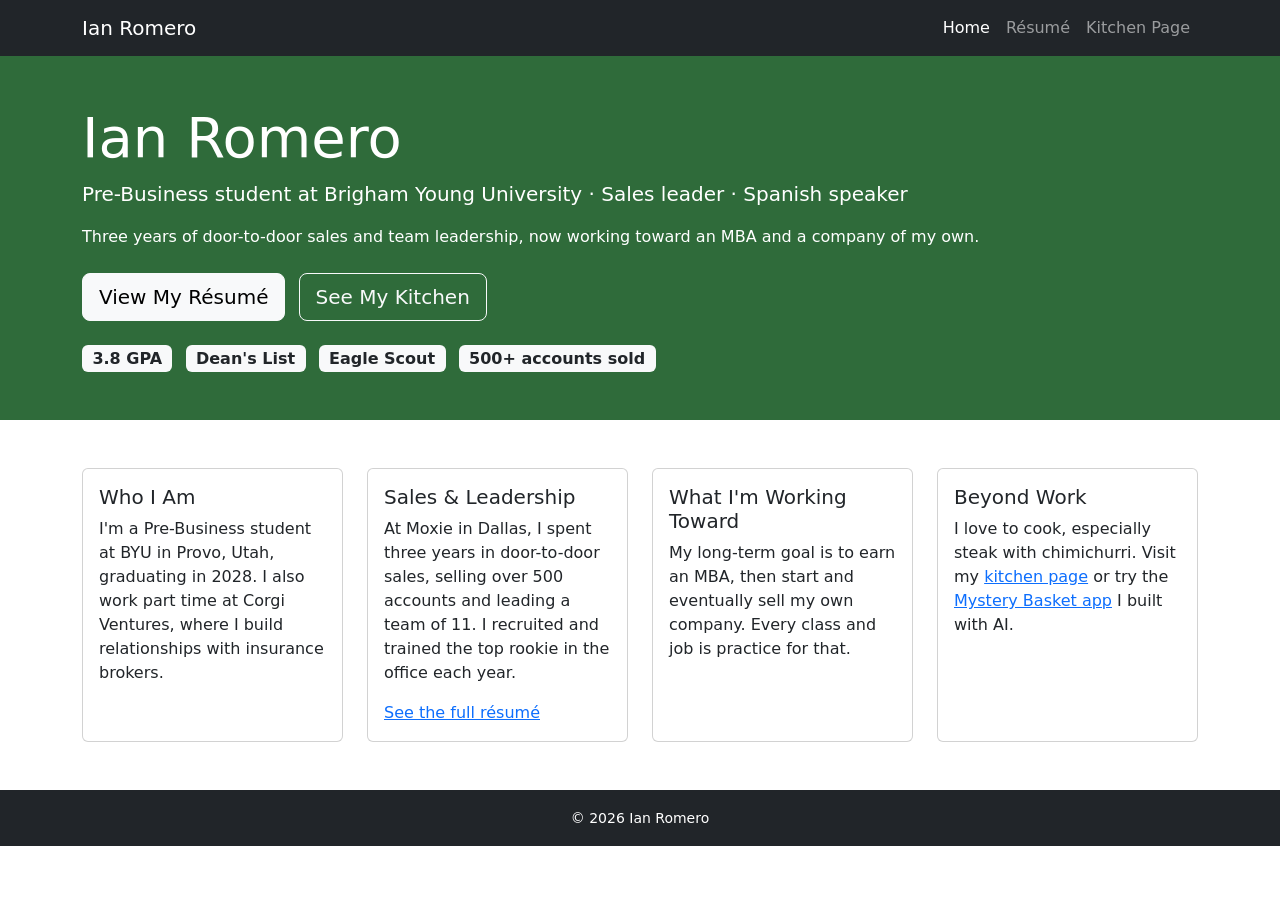
<file: index.html>
<!DOCTYPE html>
<html lang="en">
<head>
  <meta charset="UTF-8">
  <meta name="viewport" content="width=device-width, initial-scale=1">
  <title>Ian Romero</title>
  <link href="https://cdn.jsdelivr.net/npm/bootstrap@5.3.3/dist/css/bootstrap.min.css" rel="stylesheet">
</head>
<body>
  <nav class="navbar navbar-expand-sm navbar-dark bg-dark">
    <div class="container">
      <a class="navbar-brand" href="index.html">Ian Romero</a>
      <ul class="navbar-nav">
        <li class="nav-item"><a class="nav-link active" href="index.html">Home</a></li>
        <li class="nav-item"><a class="nav-link" href="resume.html">Résumé</a></li>
        <li class="nav-item"><a class="nav-link" href="scratch.html">Kitchen Page</a></li>
      </ul>
    </div>
  </nav>

  <header class="text-white py-5" style="background-color:#2f6b3a;">
    <div class="container">
      <h1 class="display-4">Ian Romero</h1>
      <p class="lead">Pre-Business student at Brigham Young University · Sales leader · Spanish speaker</p>
      <p class="mb-4">Three years of door-to-door sales and team leadership, now working toward an MBA and a company of my own.</p>
      <a href="resume.html" class="btn btn-light btn-lg me-2">View My Résumé</a>
      <a href="scratch.html" class="btn btn-outline-light btn-lg">See My Kitchen</a>
      <div class="mt-4">
        <span class="badge bg-light text-dark fs-6 me-2">3.8 GPA</span>
        <span class="badge bg-light text-dark fs-6 me-2">Dean's List</span>
        <span class="badge bg-light text-dark fs-6 me-2">Eagle Scout</span>
        <span class="badge bg-light text-dark fs-6">500+ accounts sold</span>
      </div>
    </div>
  </header>

  <main class="container my-5">
    <div class="row g-4">
      <div class="col-md-6 col-lg-3">
        <div class="card h-100"><div class="card-body">
          <h2 class="h5">Who I Am</h2>
          <p>I'm a Pre-Business student at BYU in Provo, Utah, graduating in 2028. I also work part time at Corgi Ventures, where I build relationships with insurance brokers.</p>
        </div></div>
      </div>
      <div class="col-md-6 col-lg-3">
        <div class="card h-100"><div class="card-body">
          <h2 class="h5">Sales &amp; Leadership</h2>
          <p>At Moxie in Dallas, I spent three years in door-to-door sales, selling over 500 accounts and leading a team of 11. I recruited and trained the top rookie in the office each year.</p>
          <a href="resume.html">See the full résumé</a>
        </div></div>
      </div>
      <div class="col-md-6 col-lg-3">
        <div class="card h-100"><div class="card-body">
          <h2 class="h5">What I'm Working Toward</h2>
          <p>My long-term goal is to earn an MBA, then start and eventually sell my own company. Every class and job is practice for that.</p>
        </div></div>
      </div>
      <div class="col-md-6 col-lg-3">
        <div class="card h-100"><div class="card-body">
          <h2 class="h5">Beyond Work</h2>
          <p>I love to cook, especially steak with chimichurri. Visit my <a href="scratch.html">kitchen page</a> or try the <a href="app.html">Mystery Basket app</a> I built with AI.</p>
        </div></div>
      </div>
    </div>
  </main>

  <footer class="bg-dark text-white text-center py-3">
    <small>&copy; 2026 Ian Romero</small>
  </footer>

  <script src="https://cdn.jsdelivr.net/npm/bootstrap@5.3.3/dist/js/bootstrap.bundle.min.js"></script>
</body>
</html>
</file>
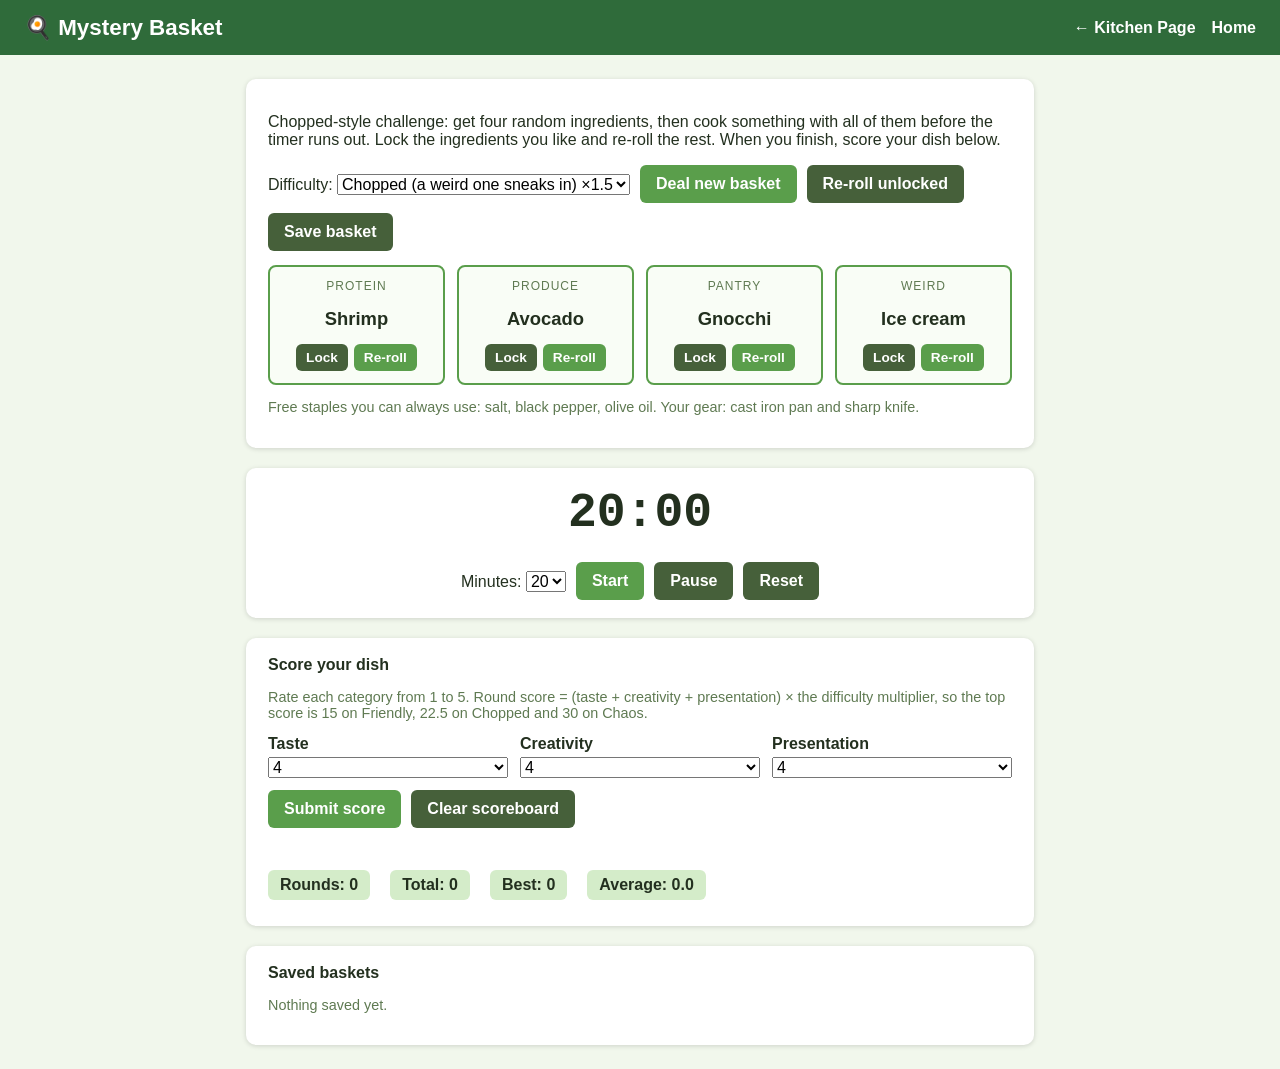
<file: app.html>
<!DOCTYPE html>
<html lang="en">
<head>
<meta charset="UTF-8">
<meta name="viewport" content="width=device-width, initial-scale=1">
<title>Mystery Basket</title>
<style>
:root { --brand:#2f6b3a; --accent:#5a9e4b; --locked:#d4ecc9; --bg:#f1f7ec; --ink:#23301f; --soft:#5f7a52; --secondary:#46603a; }
* { box-sizing: border-box; }
body { margin:0; font-family: Arial, sans-serif; background:var(--bg); color:var(--ink); }
header { background:var(--brand); color:#fff; padding:14px 24px; display:flex; justify-content:space-between; align-items:center; flex-wrap:wrap; gap:8px; }
header a { color:#fff; font-weight:bold; text-decoration:none; margin-left:16px; }
h1 { margin:0; font-size:1.4rem; }
main { max-width:820px; margin:24px auto; padding:0 16px; }
.panel { background:#fff; border-radius:10px; padding:18px 22px; margin-bottom:20px; box-shadow:0 1px 5px rgba(0,0,0,.15); }
.controls { display:flex; gap:10px; flex-wrap:wrap; align-items:center; }
button { font-size:1rem; border:0; border-radius:6px; padding:10px 16px; cursor:pointer; background:var(--accent); color:#fff; font-weight:bold; }
button:hover { filter:brightness(.92); }
button.secondary { background:var(--secondary); }
button.small { padding:6px 10px; font-size:.85rem; }
select, label { font-size:1rem; }
#basket { display:grid; grid-template-columns:repeat(auto-fit,minmax(170px,1fr)); gap:12px; margin-top:14px; }
.item { border:2px solid var(--accent); border-radius:8px; padding:12px; text-align:center; background:#f9fdf6; min-height:120px; display:flex; flex-direction:column; justify-content:space-between; }
.item.locked { border-color:var(--brand); background:var(--locked); }
.cat { font-size:.75rem; text-transform:uppercase; letter-spacing:1px; color:var(--soft); }
.name { font-size:1.15rem; font-weight:bold; margin:8px 0; }
.item-buttons { display:flex; gap:6px; justify-content:center; }
#timer { font-size:3rem; font-weight:bold; text-align:center; font-family:"Courier New",monospace; }
#timer.warn { color:#c0392b; }
#status { text-align:center; min-height:1.4em; font-weight:bold; }
ul.log { padding-left:20px; margin:8px 0 0; }
.muted { color:var(--soft); font-size:.9rem; }
.score-grid { display:grid; grid-template-columns:repeat(auto-fit,minmax(150px,1fr)); gap:12px; margin:12px 0; }
.score-grid label { display:flex; flex-direction:column; gap:4px; font-weight:bold; }
.stats { display:flex; gap:20px; flex-wrap:wrap; margin-top:12px; font-weight:bold; }
.stats span { background:var(--locked); border-radius:6px; padding:6px 12px; }
#round-result { font-weight:bold; min-height:1.4em; margin-top:8px; }
</style>
</head>
<body>
<header>
<h1>&#127859; Mystery Basket</h1>
<nav><a href="scratch.html">&larr; Kitchen Page</a><a href="index.html">Home</a></nav>
</header>

<main>
<div class="panel">
<p>Chopped-style challenge: get four random ingredients, then cook something with all of them before the timer runs out.
Lock the ingredients you like and re-roll the rest. When you finish, score your dish below.</p>
<div class="controls">
<label>Difficulty:
<select id="difficulty">
<option value="easy">Friendly (normal pantry items) &times;1</option>
<option value="medium" selected>Chopped (a weird one sneaks in) &times;1.5</option>
<option value="hard">Chaos (two weird ingredients) &times;2</option>
</select>
</label>
<button id="deal">Deal new basket</button>
<button id="reroll" class="secondary">Re-roll unlocked</button>
<button id="save" class="secondary">Save basket</button>
</div>
<div id="basket" aria-live="polite"></div>
<p class="muted" id="staples"></p>
</div>

<div class="panel">
<div id="timer">20:00</div>
<div id="status"></div>
<div class="controls" style="justify-content:center;">
<label>Minutes: <select id="minutes"><option>10</option><option>15</option><option selected>20</option><option>30</option></select></label>
<button id="start">Start</button>
<button id="pause" class="secondary">Pause</button>
<button id="reset" class="secondary">Reset</button>
</div>
</div>

<div class="panel">
<strong>Score your dish</strong>
<p class="muted">Rate each category from 1 to 5. Round score = (taste + creativity + presentation) &times; the difficulty multiplier, so the top score is 15 on Friendly, 22.5 on Chopped and 30 on Chaos.</p>
<div class="score-grid">
<label>Taste
<select id="s-taste"><option>1</option><option>2</option><option>3</option><option selected>4</option><option>5</option></select>
</label>
<label>Creativity
<select id="s-creative"><option>1</option><option>2</option><option>3</option><option selected>4</option><option>5</option></select>
</label>
<label>Presentation
<select id="s-present"><option>1</option><option>2</option><option>3</option><option selected>4</option><option>5</option></select>
</label>
</div>
<div class="controls">
<button id="submit-score">Submit score</button>
<button id="clear-scores" class="secondary">Clear scoreboard</button>
</div>
<div id="round-result"></div>
<div class="stats">
<span id="stat-rounds">Rounds: 0</span>
<span id="stat-total">Total: 0</span>
<span id="stat-best">Best: 0</span>
<span id="stat-avg">Average: 0</span>
</div>
<ul id="score-log" class="log"></ul>
</div>

<div class="panel">
<strong>Saved baskets</strong>
<ul id="history" class="log"></ul>
<p class="muted" id="history-empty">Nothing saved yet.</p>
</div>
</main>

<script>
// Ingredient pools by category. "Weird" items are the Chopped-style curveballs.
// Built from Ian's real kitchen: the dishes he cooks most (creamy chicken spinach gnocchi, ground beef, sweet potatoes).
const POOLS = {
Protein: ["Chicken","Ground beef","Eggs","Salmon","Shrimp","Italian sausage","Steak","Chorizo"],
Produce: ["Spinach","Tomatoes","Onion","Garlic","Sweet potatoes","Bell pepper","Mushrooms","Zucchini","Avocado","Jalapenos"],
Pantry: ["Gnocchi","Flour","Butter","Heavy cream","Lemon juice","Sourdough bread","Chimichurri","Pasta","Rice","Tortillas","Canned tomatoes","Coconut milk","Cotija cheese"],
Weird: ["Ice cream","Dr Pepper","Funeral potatoes","Hot Cheetos","Sriracha","Pickle juice","Maple syrup","Marshmallows"]
};
// Free staples: always allowed in every round, so they never take up a basket slot.
const FREE_STAPLES = ["salt","black pepper","olive oil"];
// Gear every cook gets: a cast iron pan and a well-sharpened knife.
const GEAR = ["cast iron pan","sharp knife"];
const NORMAL_CATS = ["Protein","Produce","Pantry"];
const MULTIPLIER = { easy: 1, medium: 1.5, hard: 2 };

let basket = []; // [{cat, name, locked}]
let timerId = null, remaining = 20 * 60;

const $ = id => document.getElementById(id);
const pick = arr => arr[Math.floor(Math.random() * arr.length)];

// Which categories fill the 4 slots for each difficulty
function slotsFor(level) {
if (level === "easy") return ["Protein","Produce","Pantry", pick(NORMAL_CATS)];
if (level === "medium") return ["Protein","Produce","Pantry","Weird"];
return ["Protein", pick(["Produce","Pantry"]), "Weird", "Weird"];
}

function rollItem(cat, avoid) {
let name, tries = 0;
do { name = pick(POOLS[cat]); tries++; } while (avoid.includes(name) && tries < 30);
return { cat, name, locked: false };
}

function deal() {
const slots = slotsFor($("difficulty").value);
basket = [];
slots.forEach(cat => basket.push(rollItem(cat, basket.map(b => b.name))));
render();
}

function rerollUnlocked() {
if (!basket.length) return deal();
basket = basket.map((it, i) => {
if (it.locked) return it;
return rollItem(it.cat, basket.map(b => b.name));
});
render();
}

function rerollOne(i) {
if (basket[i].locked) return;
basket[i] = rollItem(basket[i].cat, basket.map(b => b.name));
render();
}

function toggleLock(i) { basket[i].locked = !basket[i].locked; render(); }

function render() {
const el = $("basket");
el.innerHTML = "";
basket.forEach((it, i) => {
const d = document.createElement("div");
d.className = "item" + (it.locked ? " locked" : "");
d.innerHTML = '<div class="cat"></div><div class="name"></div><div class="item-buttons"></div>';
d.querySelector(".cat").textContent = it.cat;
d.querySelector(".name").textContent = it.name;
const btns = d.querySelector(".item-buttons");
const lockBtn = document.createElement("button");
lockBtn.className = "small secondary";
lockBtn.textContent = it.locked ? "Unlock" : "Lock";
lockBtn.onclick = () => toggleLock(i);
const rollBtn = document.createElement("button");
rollBtn.className = "small";
rollBtn.textContent = "Re-roll";
rollBtn.onclick = () => rerollOne(i);
btns.appendChild(lockBtn);
btns.appendChild(rollBtn);
el.appendChild(d);
});
$("staples").textContent = "Free staples you can always use: " + FREE_STAPLES.join(", ") + ". Your gear: " + GEAR.join(" and ") + ".";
}

/* ---------- Timer ---------- */
function fmt(s) {
const m = String(Math.floor(s / 60)).padStart(2, "0");
const r = String(s % 60).padStart(2, "0");
return m + ":" + r;
}
function drawTimer() {
$("timer").textContent = fmt(remaining);
$("timer").classList.toggle("warn", remaining <= 60 && remaining > 0);
}
function start() {
if (timerId) return;
if (!basket.length) deal();
if (remaining <= 0) remaining = parseInt($("minutes").value, 10) * 60;
$("status").textContent = "Cook!";
timerId = setInterval(() => {
remaining--;
drawTimer();
if (remaining === 60) $("status").textContent = "One minute left!";
if (remaining <= 0) {
clearInterval(timerId); timerId = null;
$("status").textContent = "Time! Hands up, step away from the stove. Now score your dish below.";
}
}, 1000);
}
function pause() {
if (timerId) { clearInterval(timerId); timerId = null; $("status").textContent = "Paused"; }
}
function resetTimer() {
pause();
remaining = parseInt($("minutes").value, 10) * 60;
$("status").textContent = "";
drawTimer();
}

/* ---------- Storage helpers (localStorage, wrapped in try/catch) ---------- */
function load(key) {
try { return JSON.parse(localStorage.getItem(key) || "[]"); } catch (e) { return []; }
}
function store(key, list) {
try { localStorage.setItem(key, JSON.stringify(list)); } catch (e) { /* storage unavailable */ }
}

/* ---------- Saved baskets ---------- */
let saved = load("baskets");
function renderSaved() {
const ul = $("history");
ul.innerHTML = "";
saved.slice().reverse().forEach(txt => {
const li = document.createElement("li");
li.textContent = txt;
ul.appendChild(li);
});
$("history-empty").style.display = saved.length ? "none" : "block";
}
function saveBasket() {
if (!basket.length) return;
saved.push(basket.map(b => b.name).join(" + "));
if (saved.length > 10) saved.shift();
store("baskets", saved);
renderSaved();
}

/* ---------- Scoring system ---------- */
// Each entry: { dish: "A + B + C + D", level: "medium", raw: 12, score: 18 }
let scores = load("scores");
function renderScores() {
const ul = $("score-log");
ul.innerHTML = "";
scores.slice().reverse().forEach(s => {
const li = document.createElement("li");
li.textContent = s.dish + ": " + s.raw + " x " + MULTIPLIER[s.level] + " = " + s.score;
ul.appendChild(li);
});
const total = scores.reduce((sum, s) => sum + s.score, 0);
const best = scores.reduce((m, s) => Math.max(m, s.score), 0);
const avg = scores.length ? total / scores.length : 0;
$("stat-rounds").textContent = "Rounds: " + scores.length;
$("stat-total").textContent = "Total: " + total;
$("stat-best").textContent = "Best: " + best;
$("stat-avg").textContent = "Average: " + avg.toFixed(1);
}
function submitScore() {
if (!basket.length) return;
const raw = parseInt($("s-taste").value, 10) + parseInt($("s-creative").value, 10) + parseInt($("s-present").value, 10);
const level = $("difficulty").value;
const score = raw * MULTIPLIER[level];
scores.push({ dish: basket.map(b => b.name).join(" + "), level: level, raw: raw, score: score });
if (scores.length > 20) scores.shift();
store("scores", scores);
const best = scores.reduce((m, s) => Math.max(m, s.score), 0);
$("round-result").textContent = "Round score: " + score + (score === best && scores.length > 1 ? " (new best!)" : "");
renderScores();
}
function clearScores() {
scores = [];
store("scores", scores);
$("round-result").textContent = "";
renderScores();
}

$("deal").onclick = deal;
$("reroll").onclick = rerollUnlocked;
$("save").onclick = saveBasket;
$("start").onclick = start;
$("pause").onclick = pause;
$("reset").onclick = resetTimer;
$("minutes").onchange = resetTimer;
$("submit-score").onclick = submitScore;
$("clear-scores").onclick = clearScores;
$("difficulty").onchange = deal;

deal();
renderSaved();
renderScores();
drawTimer();
</script>
</body>
</html>
</file>
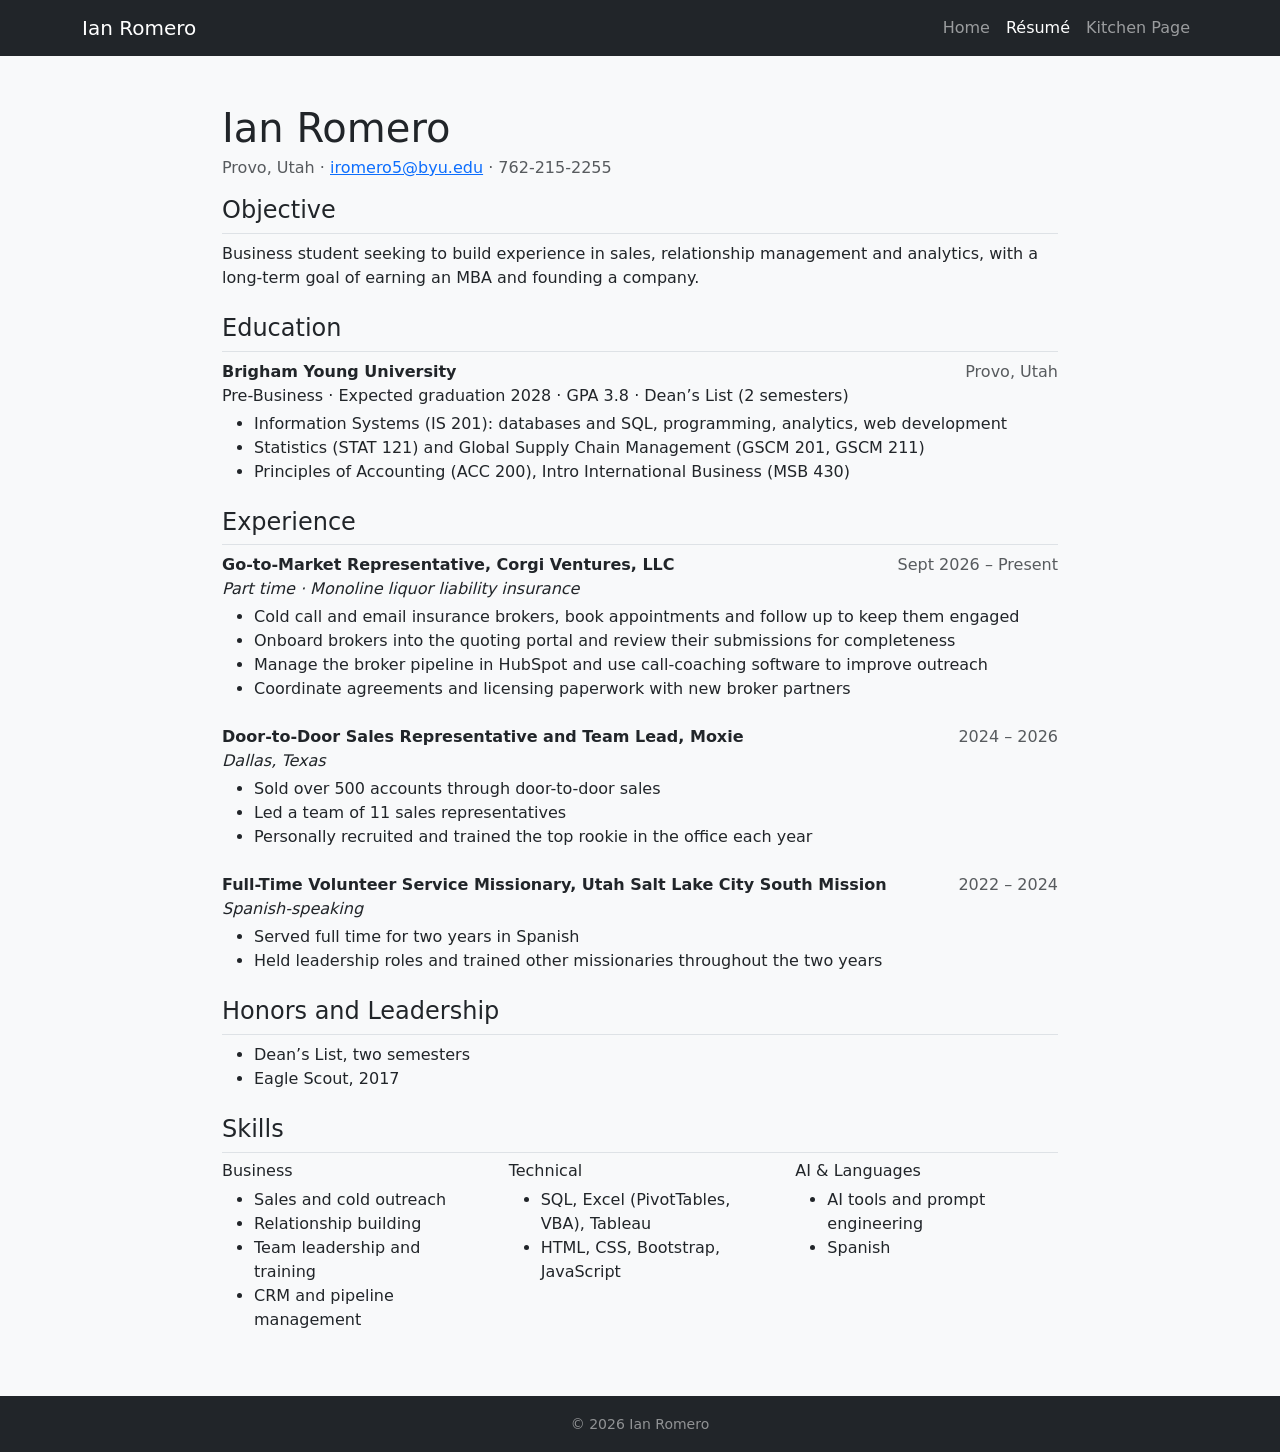
<file: resume.html>
<!DOCTYPE html>
<html lang="en">
<head>
<meta charset="UTF-8">
<meta name="viewport" content="width=device-width, initial-scale=1">
<title>Ian Romero | R&eacute;sum&eacute;</title>
<link href="https://cdn.jsdelivr.net/npm/bootstrap@5.3.3/dist/css/bootstrap.min.css" rel="stylesheet">
</head>
<body class="bg-light">
<nav class="navbar navbar-expand-md navbar-dark bg-dark">
<div class="container">
<a class="navbar-brand" href="index.html">Ian Romero</a>
<button class="navbar-toggler" type="button" data-bs-toggle="collapse" data-bs-target="#nav">
<span class="navbar-toggler-icon"></span>
</button>
<div class="collapse navbar-collapse" id="nav">
<ul class="navbar-nav ms-auto">
<li class="nav-item"><a class="nav-link" href="index.html">Home</a></li>
<li class="nav-item"><a class="nav-link active" href="resume.html">R&eacute;sum&eacute;</a></li>
<li class="nav-item"><a class="nav-link" href="scratch.html">Kitchen Page</a></li>
</ul>
</div>
</div>
</nav>

<main class="container my-5" style="max-width: 860px;">
<h1 class="mb-1">Ian Romero</h1>
<p class="text-muted">Provo, Utah &middot; <a href="mailto:iromero5@byu.edu">iromero5@byu.edu</a> &middot; 762-215-2255</p>

<section class="mb-4">
<h2 class="h4 border-bottom pb-2">Objective</h2>
<p>Business student seeking to build experience in sales, relationship management and analytics,
with a long-term goal of earning an MBA and founding a company.</p>
</section>

<section class="mb-4">
<h2 class="h4 border-bottom pb-2">Education</h2>
<div class="d-flex justify-content-between">
<strong>Brigham Young University</strong>
<span class="text-muted">Provo, Utah</span>
</div>
<p class="mb-1">Pre-Business &middot; Expected graduation 2028 &middot; GPA 3.8 &middot; Dean&rsquo;s List (2 semesters)</p>
<ul>
<li>Information Systems (IS 201): databases and SQL, programming, analytics, web development</li>
<li>Statistics (STAT 121) and Global Supply Chain Management (GSCM 201, GSCM 211)</li>
<li>Principles of Accounting (ACC 200), Intro International Business (MSB 430)</li>
</ul>
</section>

<section class="mb-4">
<h2 class="h4 border-bottom pb-2">Experience</h2>

<div class="d-flex justify-content-between">
<strong>Go-to-Market Representative, Corgi Ventures, LLC</strong>
<span class="text-muted">Sept 2026 &ndash; Present</span>
</div>
<p class="fst-italic mb-1">Part time &middot; Monoline liquor liability insurance</p>
<ul>
<li>Cold call and email insurance brokers, book appointments and follow up to keep them engaged</li>
<li>Onboard brokers into the quoting portal and review their submissions for completeness</li>
<li>Manage the broker pipeline in HubSpot and use call-coaching software to improve outreach</li>
<li>Coordinate agreements and licensing paperwork with new broker partners</li>
</ul>

<div class="d-flex justify-content-between mt-4">
<strong>Door-to-Door Sales Representative and Team Lead, Moxie</strong>
<span class="text-muted">2024 &ndash; 2026</span>
</div>
<p class="fst-italic mb-1">Dallas, Texas</p>
<ul>
<li>Sold over 500 accounts through door-to-door sales</li>
<li>Led a team of 11 sales representatives</li>
<li>Personally recruited and trained the top rookie in the office each year</li>
</ul>

<div class="d-flex justify-content-between mt-4">
<strong>Full-Time Volunteer Service Missionary, Utah Salt Lake City South Mission</strong>
<span class="text-muted">2022 &ndash; 2024</span>
</div>
<p class="fst-italic mb-1">Spanish-speaking</p>
<ul>
<li>Served full time for two years in Spanish</li>
<li>Held leadership roles and trained other missionaries throughout the two years</li>
</ul>
</section>

<section class="mb-4">
<h2 class="h4 border-bottom pb-2">Honors and Leadership</h2>
<ul>
<li>Dean&rsquo;s List, two semesters</li>
<li>Eagle Scout, 2017</li>
</ul>
</section>

<section class="mb-4">
<h2 class="h4 border-bottom pb-2">Skills</h2>
<div class="row">
<div class="col-sm-4">
<h3 class="h6">Business</h3>
<ul>
<li>Sales and cold outreach</li>
<li>Relationship building</li>
<li>Team leadership and training</li>
<li>CRM and pipeline management</li>
</ul>
</div>
<div class="col-sm-4">
<h3 class="h6">Technical</h3>
<ul>
<li>SQL, Excel (PivotTables, VBA), Tableau</li>
<li>HTML, CSS, Bootstrap, JavaScript</li>
</ul>
</div>
<div class="col-sm-4">
<h3 class="h6">AI &amp; Languages</h3>
<ul>
<li>AI tools and prompt engineering</li>
<li>Spanish</li>
</ul>
</div>
</div>
</section>
</main>

<footer class="bg-dark text-white-50 text-center py-3">
<small>&copy; 2026 Ian Romero</small>
</footer>

<script src="https://cdn.jsdelivr.net/npm/bootstrap@5.3.3/dist/js/bootstrap.bundle.min.js"></script>
</body>
</html>
</file>
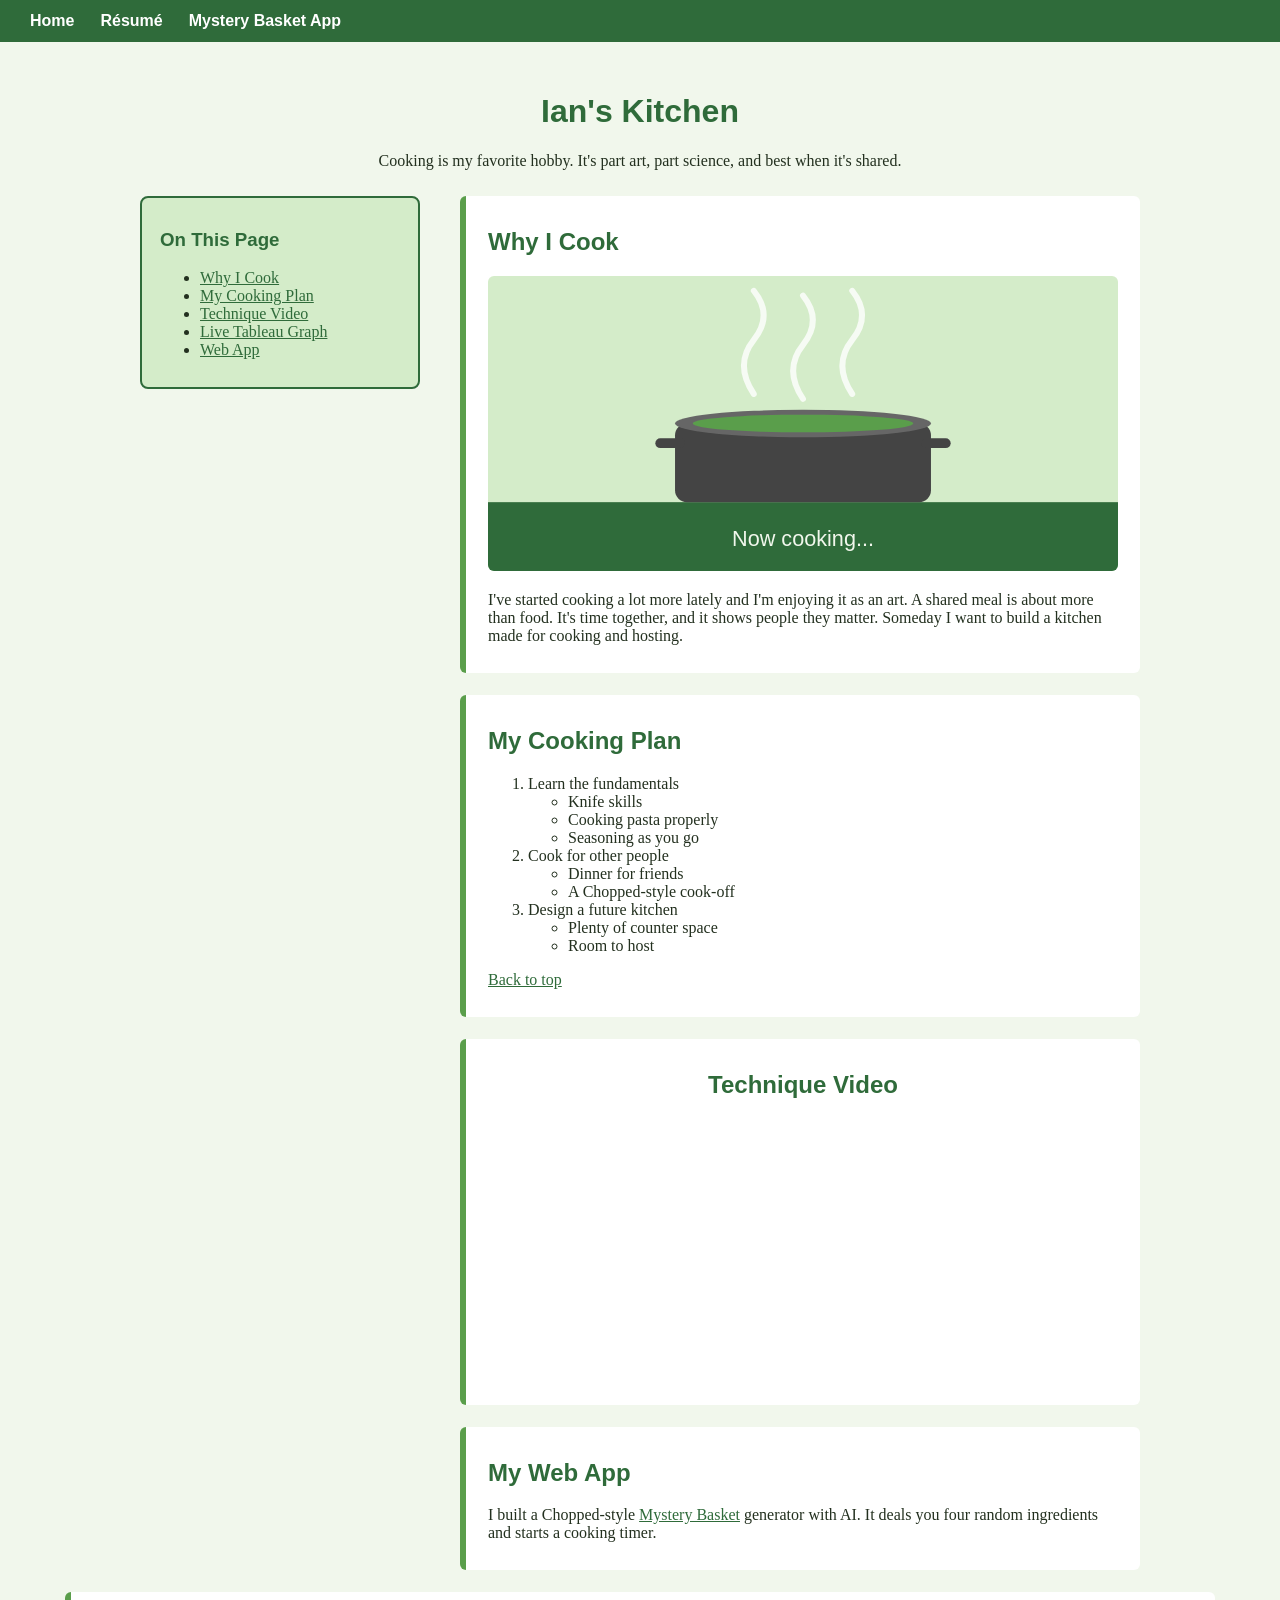
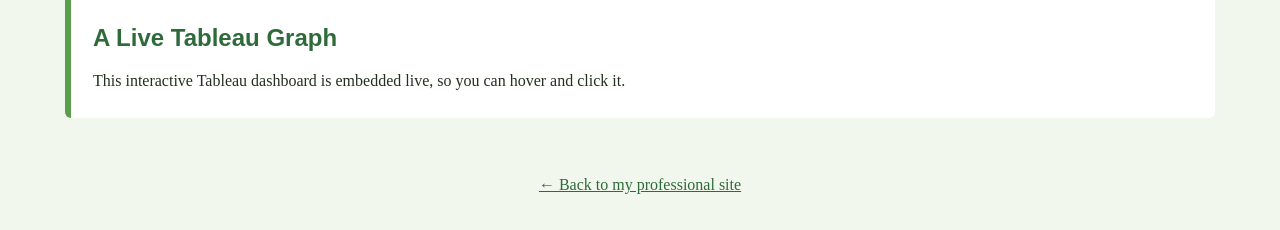
<file: scratch.html>
<!DOCTYPE html>
<html lang="en">
<head>
    <meta charset="UTF-8">
    <meta name="viewport" content="width=device-width, initial-scale=1">
    <title>Ian's Kitchen</title>
    <!-- Stylesheet created from scratch -->
    <link rel="stylesheet" href="scratch.css">
</head>
<body>
    <!-- Div 1: navigation back to the professional pages -->
    <div id="top-bar">
        <a href="index.html">Home</a>
        <a href="resume.html">R&eacute;sum&eacute;</a>
        <a href="app.html">Mystery Basket App</a>
    </div>

    <div id="hero">
        <h1>Ian's Kitchen</h1>
        <p>Cooking is my favorite hobby. It's part art, part science, and best when it's shared.</p>
    </div>

    <div id="content-wrapper">
        <!-- Div 2: sidebar with on-page anchors -->
        <div id="sidebar">
            <h3>On This Page</h3>
            <ul>
                <li><a href="#why">Why I Cook</a></li>
                <li><a href="#cooking-list">My Cooking Plan</a></li>
                <li><a href="#video">Technique Video</a></li>
                <li><a href="#tableau">Live Tableau Graph</a></li>
                <li><a href="#app">Web App</a></li>
            </ul>
        </div>

        <!-- Div 3: main column -->
        <div id="main-column">
            <div class="card-block" id="why">
                <h2>Why I Cook</h2>
                <img src="kitchen.svg" alt="Illustration of a pot on a stove with steam rising">
                <p>I've started cooking a lot more lately and I'm enjoying it as an art. A shared meal is about
                   more than food. It's time together, and it shows people they matter. Someday I want to build
                   a kitchen made for cooking and hosting.</p>
            </div>

            <div class="card-block" id="cooking-list">
                <h2>My Cooking Plan</h2>
                <!-- Unordered list nested inside an ordered list -->
                <ol>
                    <li>Learn the fundamentals
                        <ul>
                            <li>Knife skills</li>
                            <li>Cooking pasta properly</li>
                            <li>Seasoning as you go</li>
                        </ul>
                    </li>
                    <li>Cook for other people
                        <ul>
                            <li>Dinner for friends</li>
                            <li>A Chopped-style cook-off</li>
                        </ul>
                    </li>
                    <li>Design a future kitchen
                        <ul>
                            <li>Plenty of counter space</li>
                            <li>Room to host</li>
                        </ul>
                    </li>
                </ol>
                <p><a href="#top-bar">Back to top</a></p>
            </div>

            <div class="card-block video-wrap" id="video">
                <h2>Technique Video</h2>
                <iframe width="480" height="270"
                        src="https://www.youtube.com/embed/UYhKDweME3A"
                        title="How to cook the perfect pasta"
                        frameborder="0"
                        allow="accelerometer; autoplay; clipboard-write; encrypted-media; gyroscope; picture-in-picture"
                        allowfullscreen></iframe>
            </div>

            <div class="card-block" id="app">
                <h2>My Web App</h2>
                <p>I built a Chopped-style <a href="app.html">Mystery Basket</a> generator with AI.
                   It deals you four random ingredients and starts a cooking timer.</p>
            </div>
        </div>
    </div>

    <!-- Full-width Tableau block so the dashboard is not clipped -->
    <div class="card-block" id="tableau" style="width:92%; max-width:1150px; margin:0 auto 22px auto; clear:both; box-sizing:border-box; overflow-x:auto;">
        <h2>A Live Tableau Graph</h2>
        <p>This interactive Tableau dashboard is embedded live, so you can hover and click it.</p>
        <script type="module" src="https://public.tableau.com/javascripts/api/tableau.embedding.3.latest.min.js"></script>
        <tableau-viz id="tableauViz"
                     src="https://public.tableau.com/views/KPIDashboardBonusExample/KPIDashboard"
                     toolbar="bottom" hide-tabs width="100%" height="800px"></tableau-viz>
    </div>


    <div id="footer-note">
        <p><a href="index.html">&larr; Back to my professional site</a></p>
    </div>
</body>
</html>
</file>
<file: scratch.css>
/* Stylesheet written from scratch for scratch.html */

body {
    font-family: Georgia, "Times New Roman", serif;
    background-color: #f1f7ec;
    color: #23301f;
    margin: 0;
}

h1, h2, h3 {
    font-family: "Trebuchet MS", Arial, sans-serif;
    color: #2f6b3a;
}

a {
    color: #2f6b3a;
}

#top-bar {
    background-color: #2f6b3a;
    padding: 12px 30px;
}

#top-bar a {
    color: #ffffff;
    font-family: Arial, sans-serif;
    font-weight: bold;
    margin-right: 22px;
    text-decoration: none;
}

#hero {
    text-align: center;
    padding: 30px 20px 10px 20px;
}

/* Two-column layout positioned with floats */
#content-wrapper {
    width: 90%;
    max-width: 1000px;
    margin: 0 auto;
    overflow: hidden;
}

#sidebar {
    float: left;
    width: 28%;
    background-color: #d4ecc9;
    border: 2px solid #2f6b3a;
    border-radius: 8px;
    padding: 12px 18px;
    box-sizing: border-box;
}

#main-column {
    float: right;
    width: 68%;
}

.card-block {
    background-color: #ffffff;
    border-left: 6px solid #5a9e4b;
    border-radius: 6px;
    padding: 12px 22px;
    margin-bottom: 22px;
}

.card-block img {
    max-width: 100%;
    border-radius: 6px;
}

.video-wrap {
    text-align: center;
}

.video-wrap iframe {
    max-width: 100%;
}

#footer-note {
    clear: both;
    text-align: center;
    color: #5f7a52;
    padding: 20px;
}

@media (max-width: 700px) {
    #sidebar, #main-column {
        float: none;
        width: 100%;
    }
    #sidebar {
        margin-bottom: 20px;
    }
}
</file>
